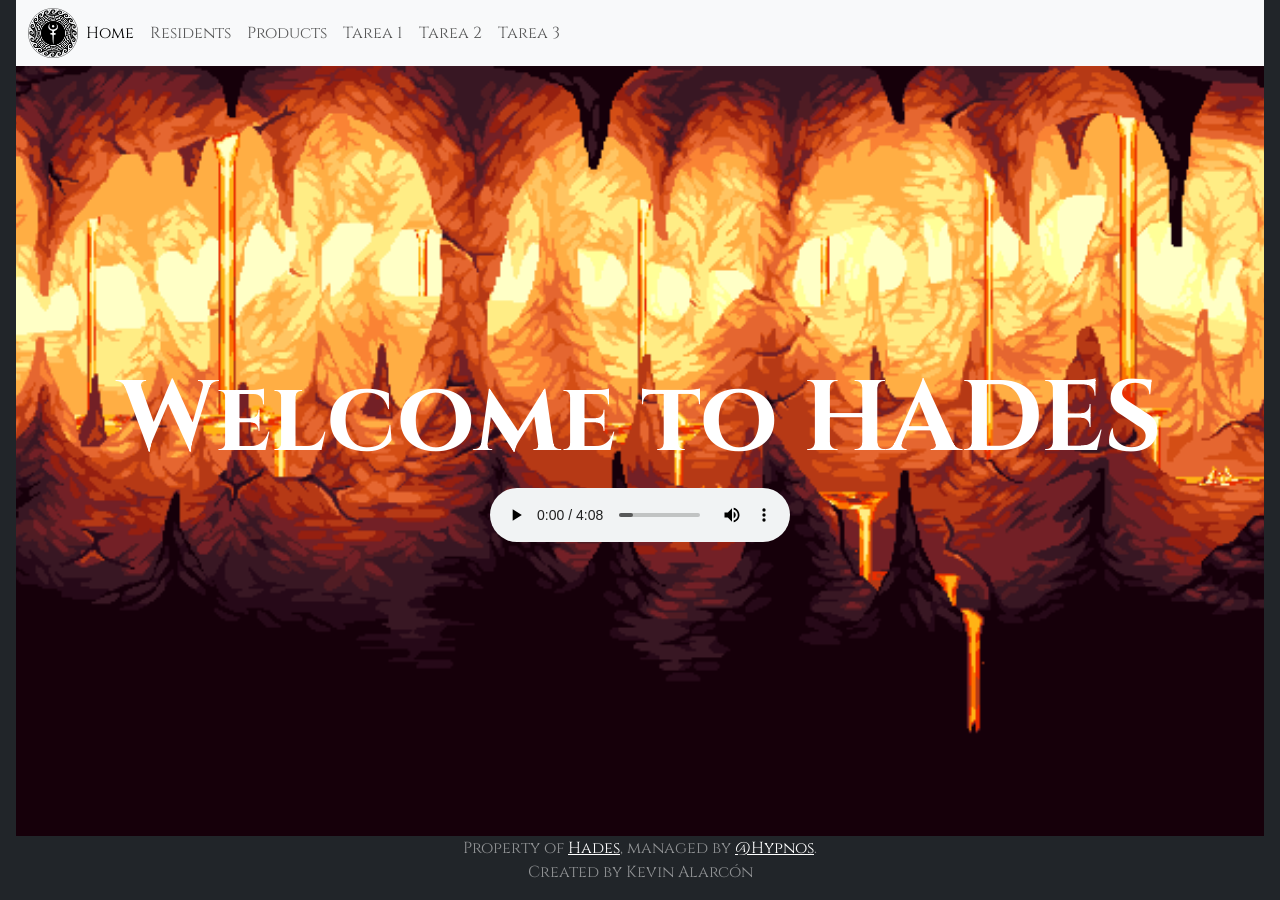
<file: index.html>
<!DOCTYPE html>
<html lang="en">
<head>
    <meta charset="UTF-8">
    <meta name="viewport" content="width=device-width, initial-scale=1.0">
    <title>Tartarus</title>

    <!-- Font -->
    <link rel="stylesheet" href="Style.css">
    <!-- Bootstrap CSS -->
    <link href="https://cdn.jsdelivr.net/npm/bootstrap@5.0.2/dist/css/bootstrap.min.css" rel="stylesheet" 
    integrity="sha384-EVSTQN3/azprG1Anm3QDgpJLIm9Nao0Yz1ztcQTwFspd3yD65VohhpuuCOmLASjC" crossorigin="anonymous">

    <style>
        main {
            flex: 1;
            display: flex;
            flex-direction: column;
            justify-content: center;
            align-items: center;
            text-align: center;
            color: white;
            
            background-image: url('./Img/Tartarus.gif');
            background-size: cover;
            background-repeat: no-repeat;
            background-position: center;
            }
        
        .nav-link, p{
            font-family: 'Cinzel', serif;
        }
        
        h1{
            font-family: 'Cinzel', serif;
            font-size: 100px;
            font-weight: 700; 
        }
    </style>    
</head>

<body>

    <header> <!-- Navbar -->
        <nav class="navbar navbar-expand-lg navbar-light bg-light">
            <div class="container-fluid">
                <a href="index.html">
                    <image src="./Img/Tartarus logo.png" alt="Tartarus Logo" href="index.html" width="50">
                </a>      
                <button class="navbar-toggler" type="button" data-bs-toggle="collapse" data-bs-target="#navbarSupportedContent" 
                aria-controls="navbarSupportedContent" aria-expanded="false" aria-label="Toggle navigation">
                    <span class="navbar-toggler-icon"></span>
                </button>
                    <div class="collapse navbar-collapse" id="navbarSupportedContent">
                        <ul class="navbar-nav me-auto mb-2 mb-lg-0">
                            <li class="nav-item">
                                <a class="nav-link active" aria-current="page" href="index.html">Home</a>
                            </li>
                            <li class="nav-item">
                                <a class="nav-link" href="Residents.html">Residents</a>
                            </li>
                            <li class="nav-item">
                                <a class="nav-link" href="Products.html">Products</a>
                            </li>
                            <li class="nav-item">
                                <a class="nav-link" href="./Tarea 1/Tarea 1.html">Tarea 1</a>
                            </li>
                            <li class="nav-item">
                                <a class="nav-link" href="./Tarea 2/index.html">Tarea 2</a>
                            </li>
                            <li class="nav-item">
                                <a class="nav-link" href="./Tarea 3/Tarea 3.html">Tarea 3</a>
                            </li>
                        </ul>
                    </div>
            </div>
        </nav>
    </header>

    <main class="px-3"> <!-- Home -->
        <h1>Welcome to HADES</h1>
        <body class="d-flex flex-column justify-content-center text-white bg-dark text-center px-3" style="height: 100vh;">
            <audio controls autoplay loop>
                <source src="./Audio/Tartarus audio.mp3" type="audio/mpeg">
            </audio>
        </body>
    </main>

    <footer class="mt-auto text-white-50"> <!-- Home Footer -->
        
        <p>Property of <a href="https://getbootstrap.com/" class="text-white">Hades</a>, 
            managed by <a href="https://twitter.com/mdo" class="text-white">@Hypnos</a>.
            <br><a>Created by Kevin Alarcón</a></br></p>
    </footer>    

    <!-- Bootstrap Bundle with Popper -->
    <script src="https://cdn.jsdelivr.net/npm/bootstrap@5.0.2/dist/js/bootstrap.bundle.min.js" 
    integrity="sha384-MrcW6ZMFYlzcLA8Nl+NtUVF0sA7MsXsP1UyJoMp4YLEuNSfAP+JcXn/tWtIaxVXM" crossorigin="anonymous"></script>
    
</body>
</html>
</file>
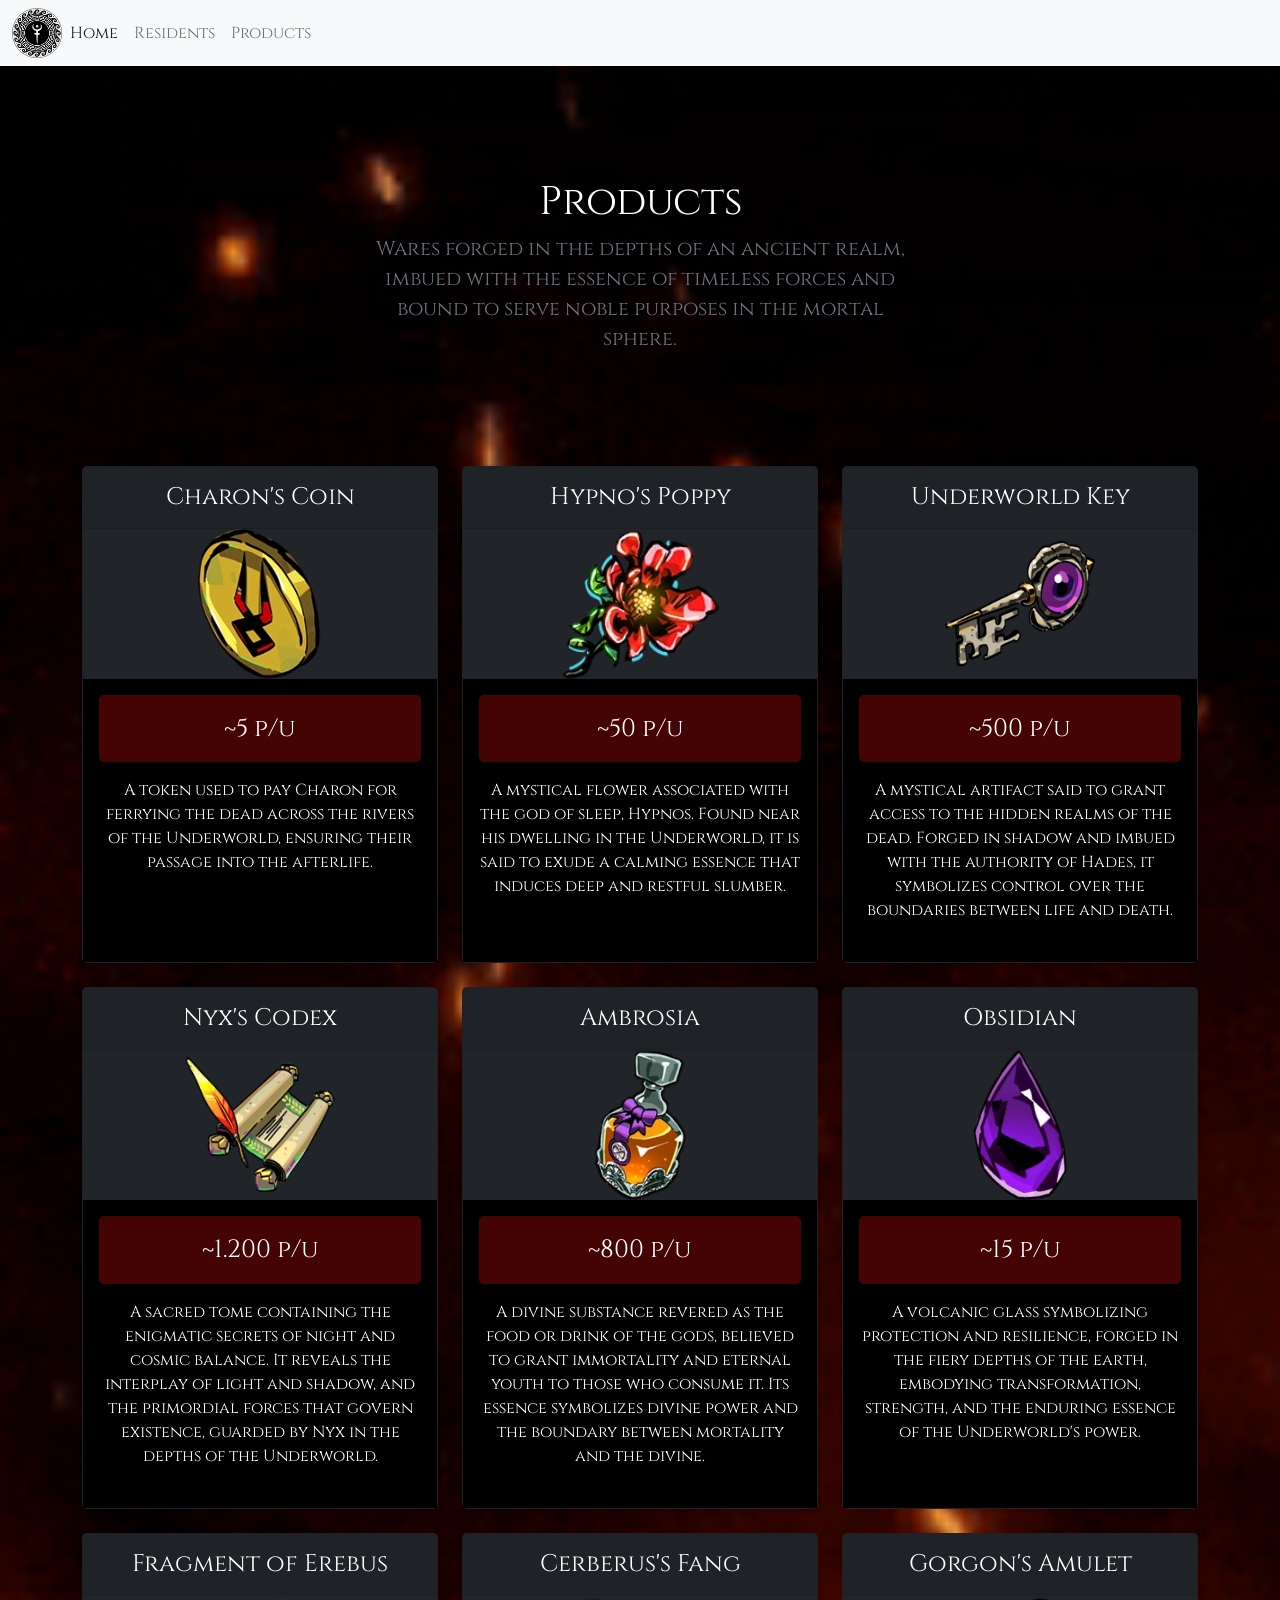
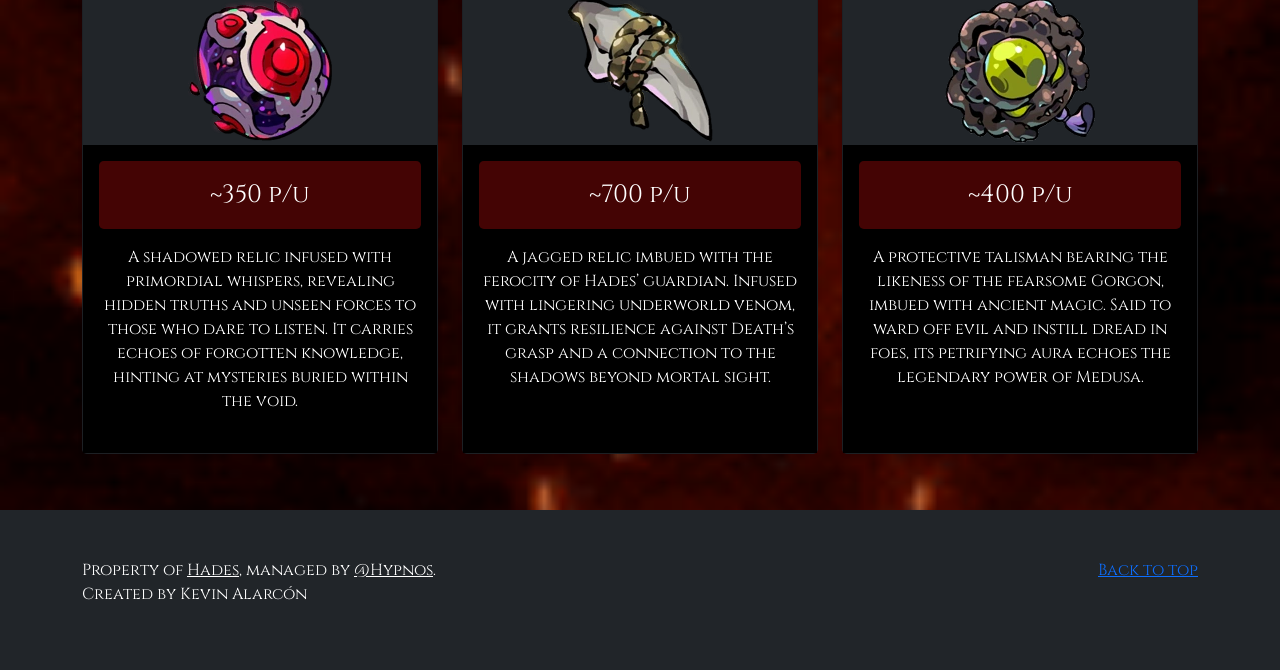
<file: Products.html>
<!doctype html>
<html lang="en">
<head>
    <meta charset="utf-8">
    <meta name="viewport" content="width=device-width, initial-scale=1">
    <title>Products</title>
    <link rel="canonical" href="https://getbootstrap.com/docs/5.0/examples/pricing/">
    
    <!-- Font -->
    <link rel="stylesheet" href="Style.css">
    <!-- Bootstrap core CSS -->
    <link href="./assets/dist/css/bootstrap.min.css" rel="stylesheet">
    <style>
      body {
        background: url('./Img/Fire2.gif');
        background-size: cover;
        background-repeat: no-repeat;
        background-position: center;
      }

      main, .nav-link, h1, li, p{
        color: white;
        font-family: 'Cinzel', serif;
      }

    .product-img {
        height: 150px;
        width: auto;
        max-width: 100%;
        object-fit: cover;
        object-position: center;
        display: block;
        margin-left: auto;
        margin-right: auto;
        border-radius: 8px;
    }

    .btn-custom {
        background-color: #81090986; /* verde */
        color: white;
        font-family: 'Cinzel', serif;
        font-size: 25px;
        border: none;
        padding: 15px;
        transition: background-color 0.3s;
    }

    .btn-custom:hover {
        background-color: #810909b7;
        color: antiquewhite;
    }

    .btn-custom:focus {
        outline: none;
        box-shadow: none;
    }
    </style>
</head>
<body>

  <header> <!-- Navbar -->
    <nav class="navbar navbar-expand-lg navbar-light bg-light">
        <div class="container-fluid">
            <a href="index.html">
                <img src="./Img/Tartarus logo.png" alt="Tartarus Logo" width="50">
            </a> 
            <button class="navbar-toggler" type="button" data-bs-toggle="collapse" data-bs-target="#navbarSupportedContent"
             aria-controls="navbarSupportedContent" aria-expanded="false" aria-label="Toggle navigation">
                <span class="navbar-toggler-icon"></span>
            </button>
            <div class="collapse navbar-collapse" id="navbarSupportedContent">
                <ul class="navbar-nav me-auto mb-2 mb-lg-0">
                    <li class="nav-item">
                        <a class="nav-link active" aria-current="page" href="index.html">Home</a>
                    </li>
                    <li class="nav-item">
                        <a class="nav-link" href="Residents.html">Residents</a>
                    </li>
                    <li class="nav-item">
                        <a class="nav-link" href="Products.html">Products</a>
                    </li>
                </ul>
            </div>
        </div>
    </nav>
  </header>

  <div class="container py-3">
    <main>
      <section class="py-5 text-center container">
        <div class="row py-lg-5">
            <div class="col-lg-6 col-md-8 mx-auto">
                <h1 class="fw-light">Products</h1>
                <p class="lead text-muted">Wares forged in the depths of an ancient realm, imbued with the essence of timeless forces
                  and bound to serve noble purposes in the mortal sphere.</p>
            </div>
        </div>
      </section>

      <div class="row row-cols-1 row-cols-md-3 mb-3 text-center">

        <div class="col d-flex align-items-stretch">
          <div class="card mb-4 rounded-3 shadow-sm bg-dark">
            <div class="card-header py-3">
              <h4 class="my-0 fw-normal">Charon's Coin</h4>
            </div>
            <div>
              <img src="./Img/Charon's Coin.png" alt="Charon's Coin" class="product-img">
            </div>
            <div class="card-body">
              <button type="button" class="w-100 btn btn-lg btn-custom">~5 p/u</button>
              <ul class="list-unstyled mt-3 mb-4">
                <li>A token used to pay Charon for ferrying the dead across the rivers of the Underworld, ensuring their passage into the afterlife.</li>
              </ul>
            </div>
          </div>
        </div>

        <div class="col d-flex align-items-stretch">
          <div class="card mb-4 rounded-3 shadow-sm bg-dark">
            <div class="card-header py-3">
              <h4 class="my-0 fw-normal">Hypno's Poppy</h4>
            </div>
            <div>
              <img src="./Img/Hypno's Poppy.png" alt="Charon's Coin" class="product-img">
            </div>
            <div class="card-body">
              <button type="button" class="w-100 btn btn-lg btn-custom">~50 p/u</button>
              <ul class="list-unstyled mt-3 mb-4">
                <li>A mystical flower associated with the god of sleep, Hypnos. Found near his dwelling in the Underworld, 
                  it is said to exude a calming essence that induces deep and restful slumber.</li>
              </ul>
            </div>
          </div>
        </div>

        <div class="col d-flex align-items-stretch">
          <div class="card mb-4 rounded-3 shadow-sm bg-dark">
            <div class="card-header py-3">
              <h4 class="my-0 fw-normal">Underworld Key</h4>
            </div>
            <div>
              <img src="./Img/Underworld key.png" alt="Underworld Key" class="product-img">
            </div>
            <div class="card-body">
              <button type="button" class="w-100 btn btn-lg btn-custom">~500 p/u</button>
              <ul class="list-unstyled mt-3 mb-4">
                <li>A mystical artifact said to grant access to the hidden realms of the dead. Forged in shadow and imbued with the authority of Hades,
                  it symbolizes control over the boundaries between life and death.</li>
              </ul>
            </div>
          </div>
        </div>

        <div class="col d-flex align-items-stretch">
          <div class="card mb-4 rounded-3 shadow-sm bg-dark">
            <div class="card-header py-3">
              <h4 class="my-0 fw-normal">Nyx's Codex</h4>
            </div>
            <div>
              <img src="./Img/Nyx's Codex.png" alt="Nyx's Codex" class="product-img">
            </div>
            <div class="card-body">
              <button type="button" class="w-100 btn btn-lg btn-custom">~1.200 p/u</button>
              <ul class="list-unstyled mt-3 mb-4">
                <li>A sacred tome containing the enigmatic secrets of night and cosmic balance. It reveals the interplay
                  of light and shadow, and the primordial forces that govern existence, guarded by Nyx in the depths of the Underworld.</li>
              </ul>
            </div>
          </div>
        </div>

        <div class="col d-flex align-items-stretch">
          <div class="card mb-4 rounded-3 shadow-sm bg-dark">
            <div class="card-header py-3">
              <h4 class="my-0 fw-normal">Ambrosia</h4>
            </div>
            <div>
              <img src="./Img/Ambrosia.png" alt="Ambrosia" class="product-img">
            </div>
            <div class="card-body">
              <button type="button" class="w-100 btn btn-lg btn-custom">~800 p/u</button>
              <ul class="list-unstyled mt-3 mb-4">
                <li>A divine substance revered as the food or drink of the gods, believed to grant immortality and eternal youth
                  to those who consume it. Its essence symbolizes divine power and the boundary between mortality and the divine.</li>
              </ul>
            </div>
          </div>
        </div>

        <div class="col d-flex align-items-stretch">
          <div class="card mb-4 rounded-3 shadow-sm bg-dark">
            <div class="card-header py-3">
              <h4 class="my-0 fw-normal">Obsidian</h4>
            </div>
            <div>
              <img src="./Img/Obsidian.png" alt="Obsidian" class="product-img">
            </div>
            <div class="card-body">
              <button type="button" class="w-100 btn btn-lg btn-custom">~15 p/u</button>
              <ul class="list-unstyled mt-3 mb-4">
                <li>A volcanic glass symbolizing protection and resilience, forged in the fiery depths of the earth, 
                  embodying transformation, strength, and the enduring essence of the Underworld's power.</li>
              </ul>
            </div>
          </div>
        </div>

        <div class="col d-flex align-items-stretch">
          <div class="card mb-4 rounded-3 shadow-sm bg-dark">
            <div class="card-header py-3">
              <h4 class="my-0 fw-normal">Fragment of Erebus</h4>
            </div>
            <div>
              <img src="./Img/Fragment Erebus.png" alt="Fragment of Erebus" class="product-img">
            </div>
            <div class="card-body">
              <button type="button" class="w-100 btn btn-lg btn-custom">~350 p/u</button>
              <ul class="list-unstyled mt-3 mb-4">
                <li>A shadowed relic infused with primordial whispers, revealing hidden truths and unseen forces to those who dare to listen. 
                  It carries echoes of forgotten knowledge, hinting at mysteries buried within the void.</li>
              </ul>
            </div>
          </div>
        </div>

        <div class="col d-flex align-items-stretch">
          <div class="card mb-4 rounded-3 shadow-sm bg-dark">
            <div class="card-header py-3">
              <h4 class="my-0 fw-normal">Cerberus's Fang</h4>
            </div>
            <div>
              <img src="./Img/Cerberus fang.png" alt="Cerberus's Fang" class="product-img">
            </div>
            <div class="card-body">
              <button type="button" class="w-100 btn btn-lg btn-custom">~700 p/u</button>
              <ul class="list-unstyled mt-3 mb-4">
                <li>A jagged relic imbued with the ferocity of Hades’ guardian. Infused with lingering underworld venom, 
                  it grants resilience against Death’s grasp and a connection to the shadows beyond mortal sight.</li>
              </ul>
            </div>
          </div>
        </div>

        <div class="col d-flex align-items-stretch">
          <div class="card mb-4 rounded-3 shadow-sm bg-dark">
            <div class="card-header py-3">
              <h4 class="my-0 fw-normal">Gorgon's Amulet</h4>
            </div>
            <div>
              <img src="./Img/Gorgon's Amulet.png" alt="Gorgon's Amulet" class="product-img">
            </div>
            <div class="card-body">
              <button type="button" class="w-100 btn btn-lg btn-custom">~400 p/u</button>
              <ul class="list-unstyled mt-3 mb-4">
                <li>A protective talisman bearing the likeness of the fearsome Gorgon, imbued with ancient magic. 
                  Said to ward off evil and instill dread in foes, its petrifying aura echoes the legendary power of Medusa.</li>
              </ul>
            </div>
          </div>
        </div>
        
      </div>
    </main>
  </div>

  <footer class="mt-auto text-white-50 py-5 bg-dark text-muted"> <!-- Home Footer -->
    <div class="container">
      <p class="float-end mb-1">
          <a href="#">Back to top</a>
      </p>
      <p>Property of <a href="https://getbootstrap.com/" class="text-white">Hades</a>, 
        managed by <a href="https://twitter.com/mdo" class="text-white">@Hypnos</a>.
        <br><a>Created by Kevin Alarcón</a></br></p>
    </div>
  </footer>

  <!-- Bootstrap Bundle with Popper -->
  <script src="https://cdn.jsdelivr.net/npm/bootstrap@5.0.2/dist/js/bootstrap.bundle.min.js" 
  integrity="sha384-MrcW6ZMFYlzcLA8Nl+NtUVF0sA7MsXsP1UyJoMp4YLEuNSfAP+JcXn/tWtIaxVXM" crossorigin="anonymous"></script>

</body>
</html>
</file>
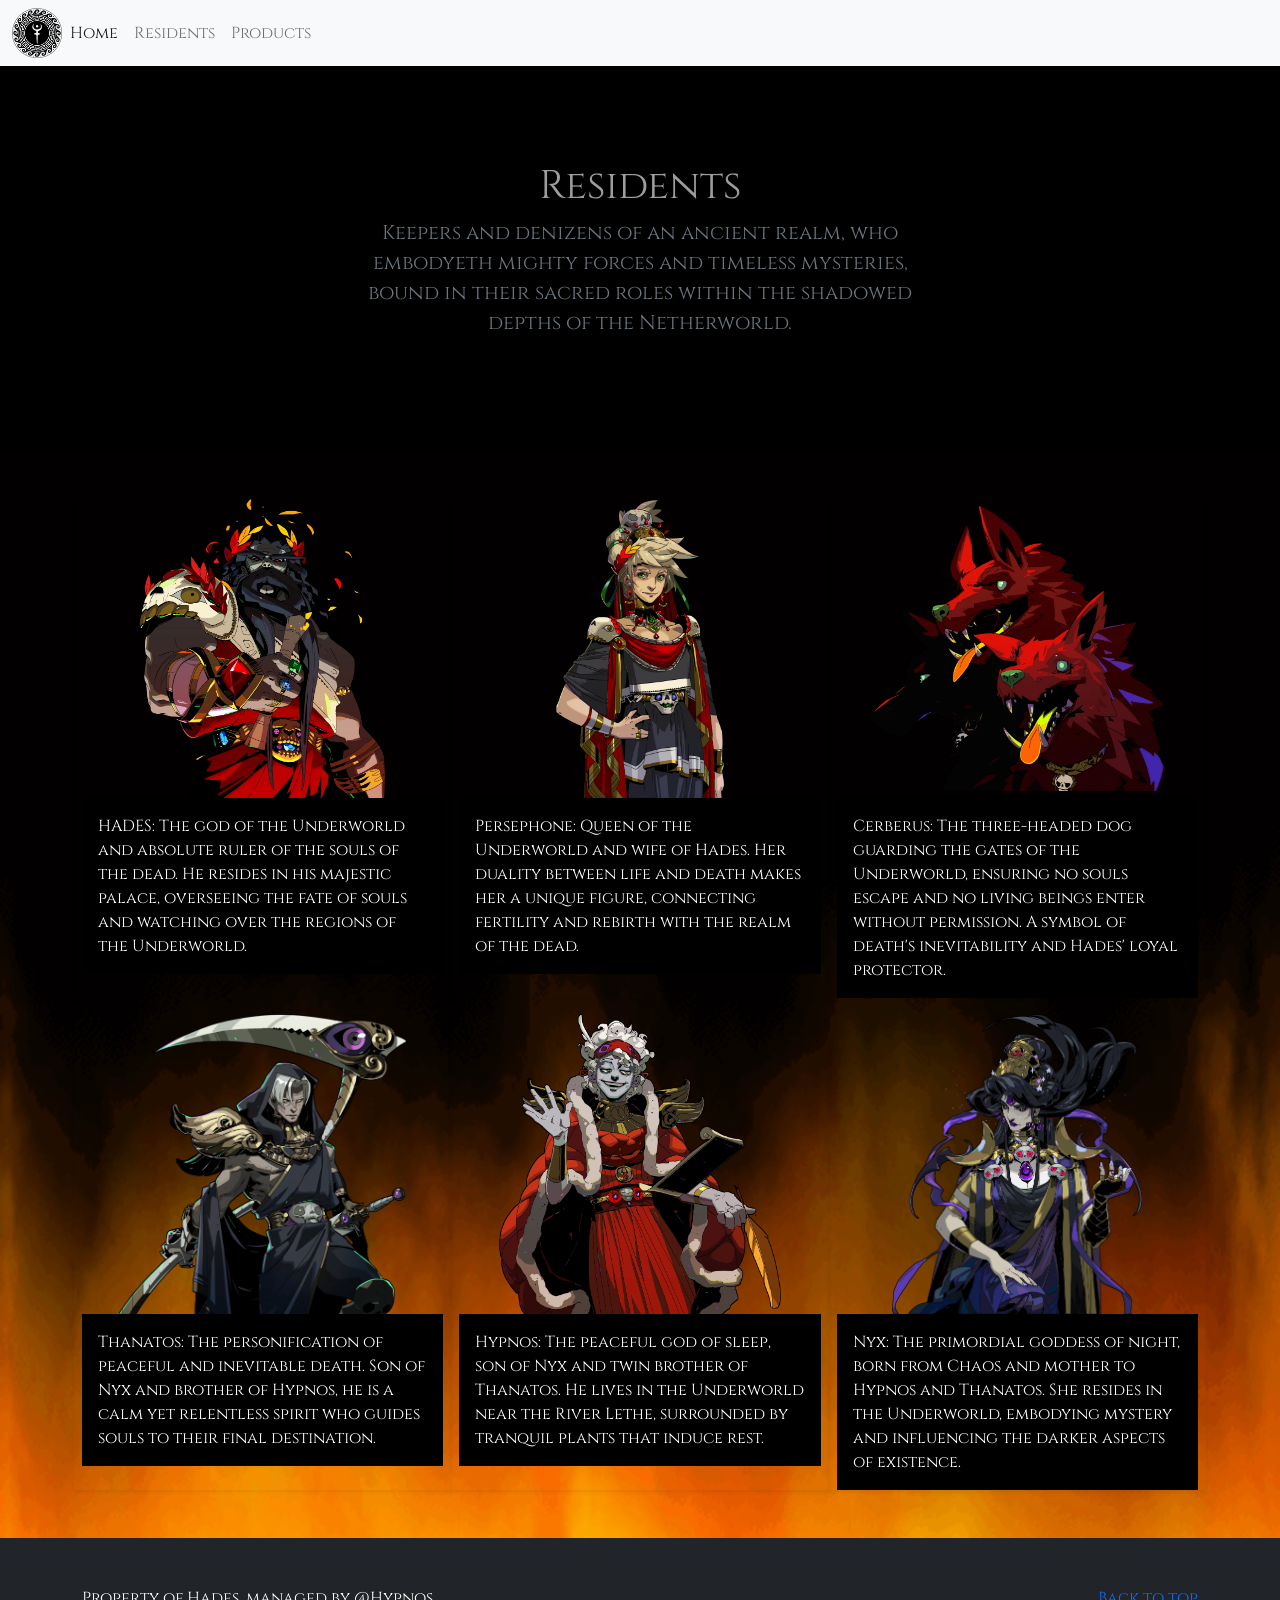
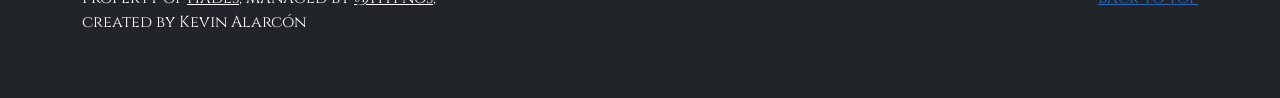
<file: Residents.html>
<!doctype html>
<html lang="en" dir="ltr">
<head>
    <meta charset="utf-8">
    <meta name="viewport" content="width=device-width, initial-scale=1">
    <title>Residents</title>
    <link rel="canonical" href="https://getbootstrap.com/docs/5.0/examples/album-rtl/">
    
    <!-- Font -->
    <link rel="stylesheet" href="Style.css">
    <!-- Bootstrap core CSS -->
    <link href="./assets/dist/css/bootstrap.min.css" rel="stylesheet">
    <style>
        main {
            background-color: black;
        }
        
        h1, .nav-link{
            font-family: 'Cinzel', serif;
            color: rgba(255, 255, 255, 0.616);
        }
        
        .album {
            background-image: url('./Img/Fire.gif');
            background-size: cover;
            background-repeat: no-repeat;
            background-position: center;
        }

        p{
          color: white;
          font-family: 'Cinzel', serif;
        }
    </style>
</head>
<body>
    
    <header> <!-- Navbar -->
        <nav class="navbar navbar-expand-lg navbar-light bg-light">
            <div class="container-fluid">
                <a href="index.html">
                    <img src="./Img/Tartarus logo.png" alt="Tartarus Logo" width="50">
                </a> 
                <button class="navbar-toggler" type="button" data-bs-toggle="collapse" data-bs-target="#navbarSupportedContent" 
                aria-controls="navbarSupportedContent" aria-expanded="false" aria-label="Toggle navigation">
                    <span class="navbar-toggler-icon"></span>
                </button>
                <div class="collapse navbar-collapse" id="navbarSupportedContent">
                    <ul class="navbar-nav me-auto mb-2 mb-lg-0">
                        <li class="nav-item">
                            <a class="nav-link active" aria-current="page" href="index.html">Home</a>
                        </li>
                        <li class="nav-item">
                            <a class="nav-link" href="Residents.html">Residents</a>
                        </li>
                        <li class="nav-item">
                            <a class="nav-link" href="Products.html">Products</a>
                        </li>
                    </ul>
                </div>
            </div>
        </nav>
    </header>

    <main>
        <section class="py-5 text-center container">
            <div class="row py-lg-5">
                <div class="col-lg-6 col-md-8 mx-auto">
                    <h1 class="fw-light">Residents</h1>
                    <p class="lead text-muted">Keepers and denizens of an ancient realm, who embodyeth mighty forces and timeless mysteries,
                        bound in their sacred roles within the shadowed depths of the Netherworld.</p>
                </div>
            </div>
        </section>
        
        <div class="album py-5 bg-light">
            <div class="container">
                <div class="row row-cols-1 row-cols-sm-2 row-cols-md-3 g-3">
                <div class="shadow-sm">
                    <div class="image-container">
                        <img src="./Img/Hades.png" class="transparent-image" alt="Hades">
                    </div>
                    <div class="card-body">
                        <p class="card-text">HADES: The god of the Underworld and absolute ruler of the souls of the dead. 
                            He resides in his majestic palace, overseeing the fate of souls and watching over the regions of the Underworld.</p>
                    </div>
                </div>
                    
                <div class="shadow-sm">
                    <div class="image-container">
                        <img src="./Img/Persephone.png" class="transparent-image" alt="Persephone">
                    </div>
                    <div class="card-body">
                        <p class="card-text">Persephone: Queen of the Underworld and wife of Hades. Her duality between life and death
                            makes her a unique figure, connecting fertility and rebirth with the realm of the dead.</p>
                    </div>
                </div>
                
                <div class="shadow-sm">
                    <div class="image-container">
                        <img src="./Img/Cerberus.png" class="transparent-image" alt="Cerberus">
                    </div>
                    <div class="card-body">
                        <p class="card-text">Cerberus: The three-headed dog guarding the gates of the Underworld, ensuring no souls escape
                            and no living beings enter without permission. A symbol of death's inevitability and Hades' loyal protector.</p>
                    </div>
                </div>

                <div class="shadow-sm">
                    <div class="image-container">
                        <img src="./Img/Thanatos.png" class="transparent-image" alt="Thanatos">
                    </div>
                    <div class="card-body">
                        <p class="card-text">Thanatos: The personification of peaceful and inevitable death. Son of Nyx and brother of Hypnos, 
                            he is a calm yet relentless spirit who guides souls to their final destination.</p>
                    </div>
                </div>

                <div class="shadow-sm">
                    <div class="image-container">
                        <img src="./Img/Hypnos.png" class="transparent-image" alt="Hypnos">
                    </div>
                    <div class="card-body">
                        <p class="card-text">Hypnos: The peaceful god of sleep, son of Nyx and twin brother of Thanatos. 
                            He lives in the Underworld near the River Lethe, surrounded by tranquil plants that induce rest.</p>
                    </div>
                </div>

                <div class="shadow-sm">
                    <div class="image-container">
                        <img src="./Img/Nyx.png" class="transparent-image" alt="Nyx">
                    </div>
                    <div class="card-body">
                        <p class="card-text">Nyx: The primordial goddess of night, born from Chaos and mother to Hypnos and Thanatos. 
                            She resides in the Underworld, embodying mystery and influencing the darker aspects of existence.</p>
                        <!--<div class="d-flex justify-content-between align-items-center">
                            <div class="btn-group">
                                <button type="button" class="btn btn-sm btn-outline-secondary">View</button>
                                <button type="button" class="btn btn-sm btn-outline-secondary">Edit</button>
                            </div>
                        </div>-->
                    </div>
                </div>
                
                </div>
            </div>
        </div>
    </main>
    
    <footer class="text-muted py-5 bg-dark">
        <div class="container">
            <p class="float-end mb-1">
                <a href="#">Back to top</a>
            </p>
            <p>Property of <a href="https://getbootstrap.com/" class="text-white">Hades</a>, 
                managed by <a href="https://twitter.com/mdo" class="text-white">@Hypnos</a>,
                <br><a>created by Kevin Alarcón</a></br></p>
        </div>
    </footer>
    
    <!-- Bootstrap Bundle with Popper -->
    <script src="https://cdn.jsdelivr.net/npm/bootstrap@5.0.2/dist/js/bootstrap.bundle.min.js" 
    integrity="sha384-MrcW6ZMFYlzcLA8Nl+NtUVF0sA7MsXsP1UyJoMp4YLEuNSfAP+JcXn/tWtIaxVXM" crossorigin="anonymous"></script>

</body>
</html>
</file>
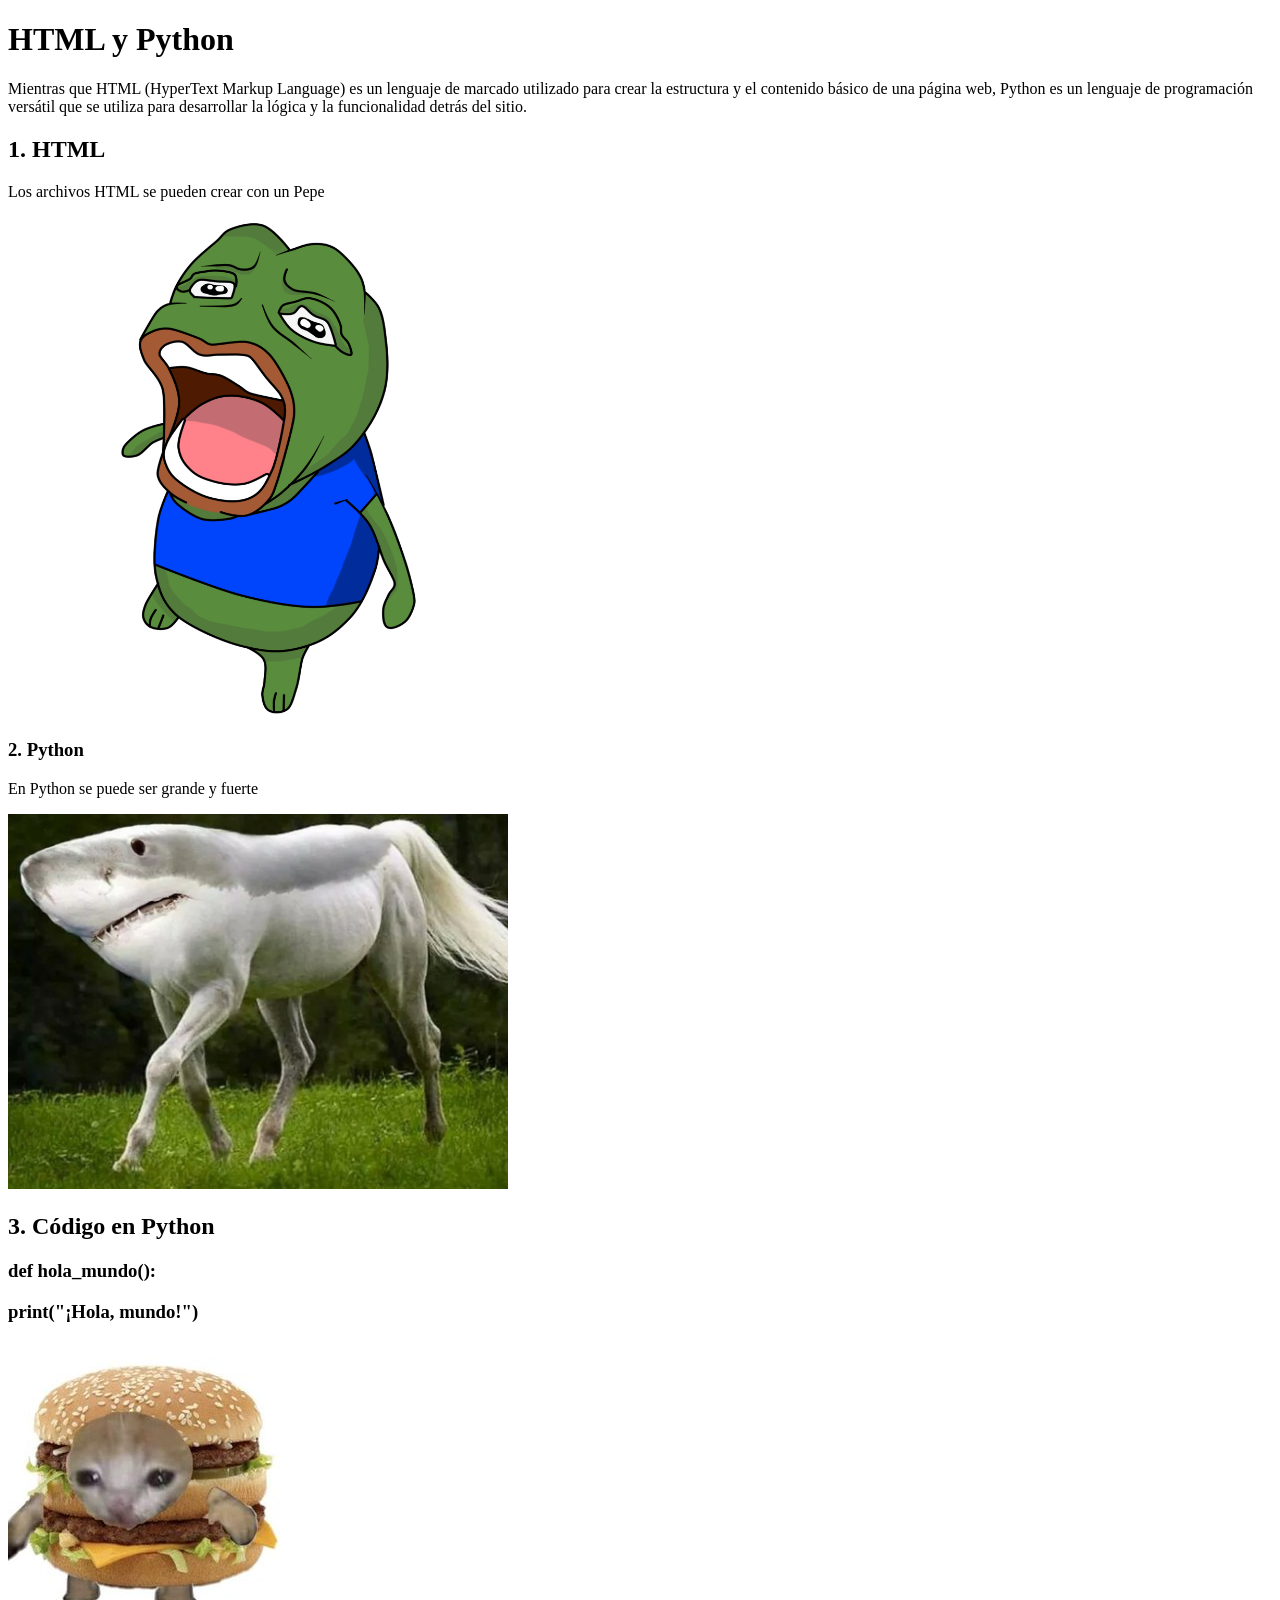
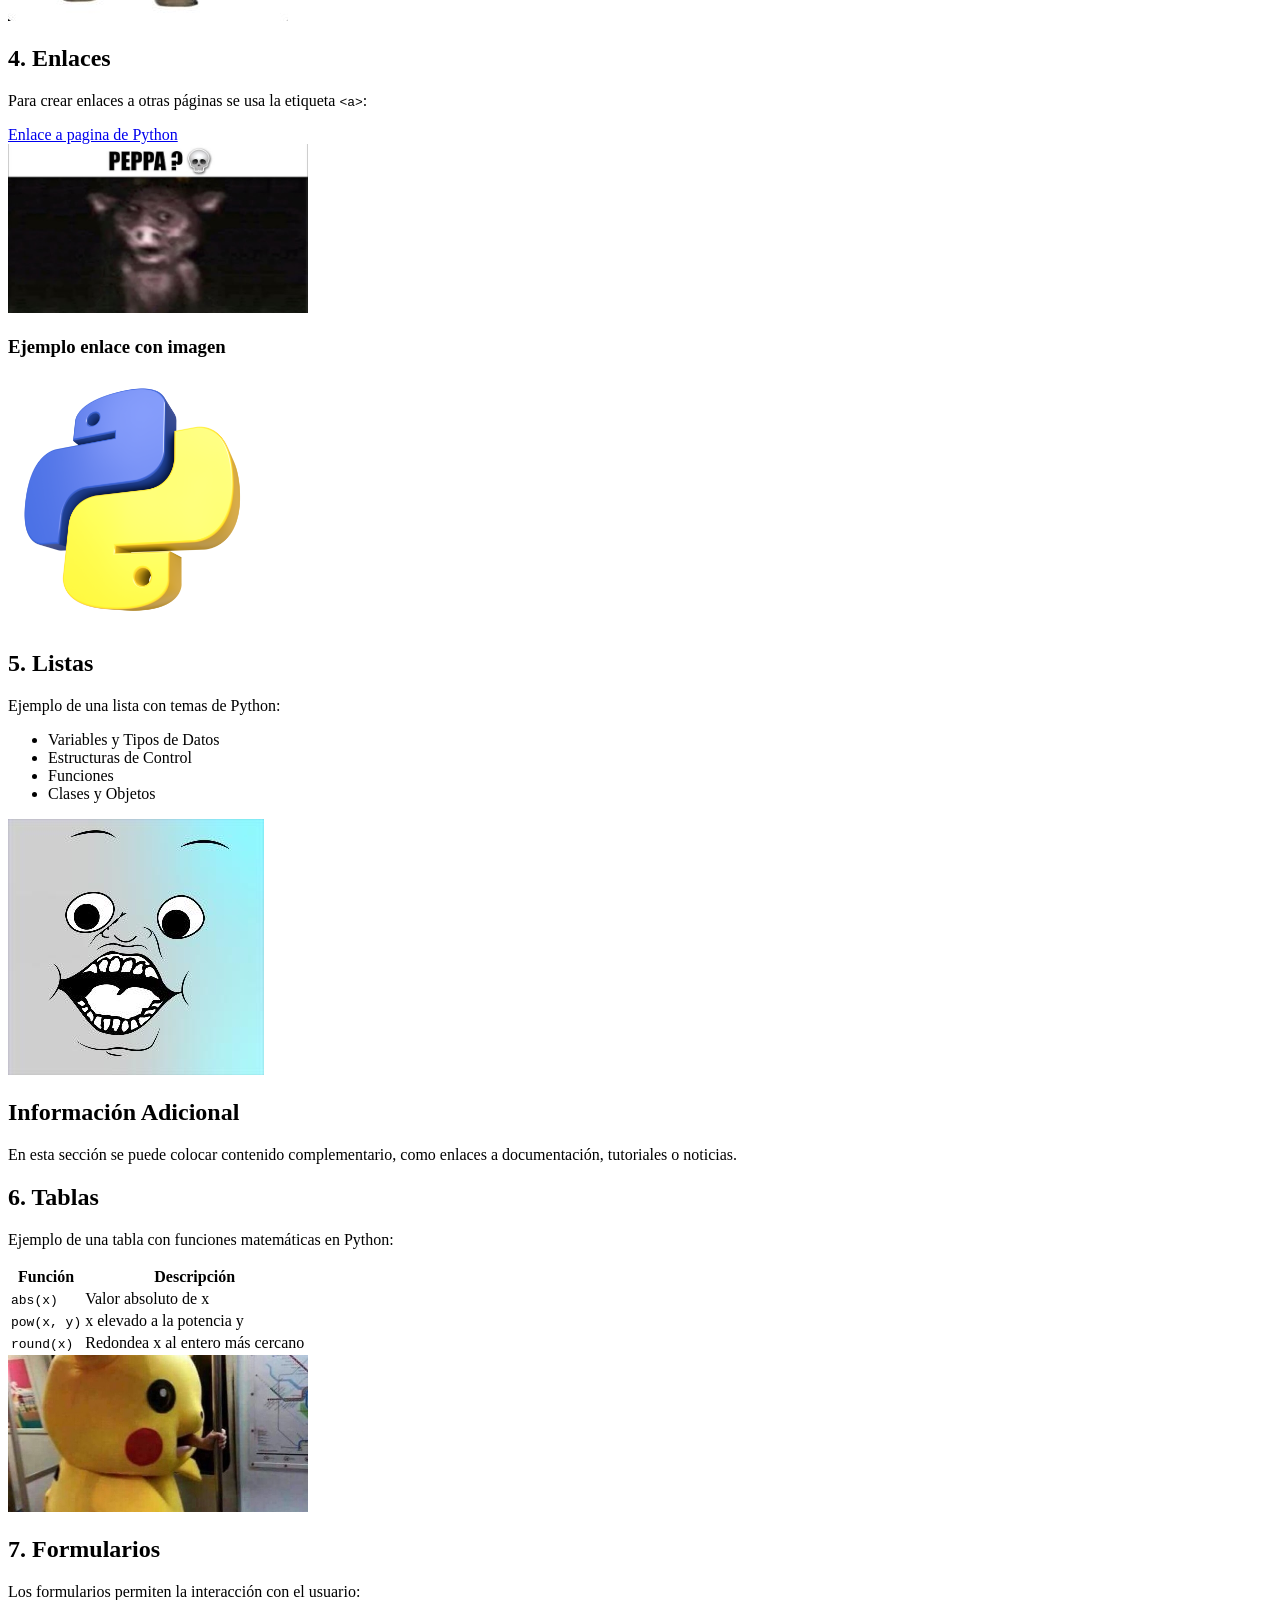
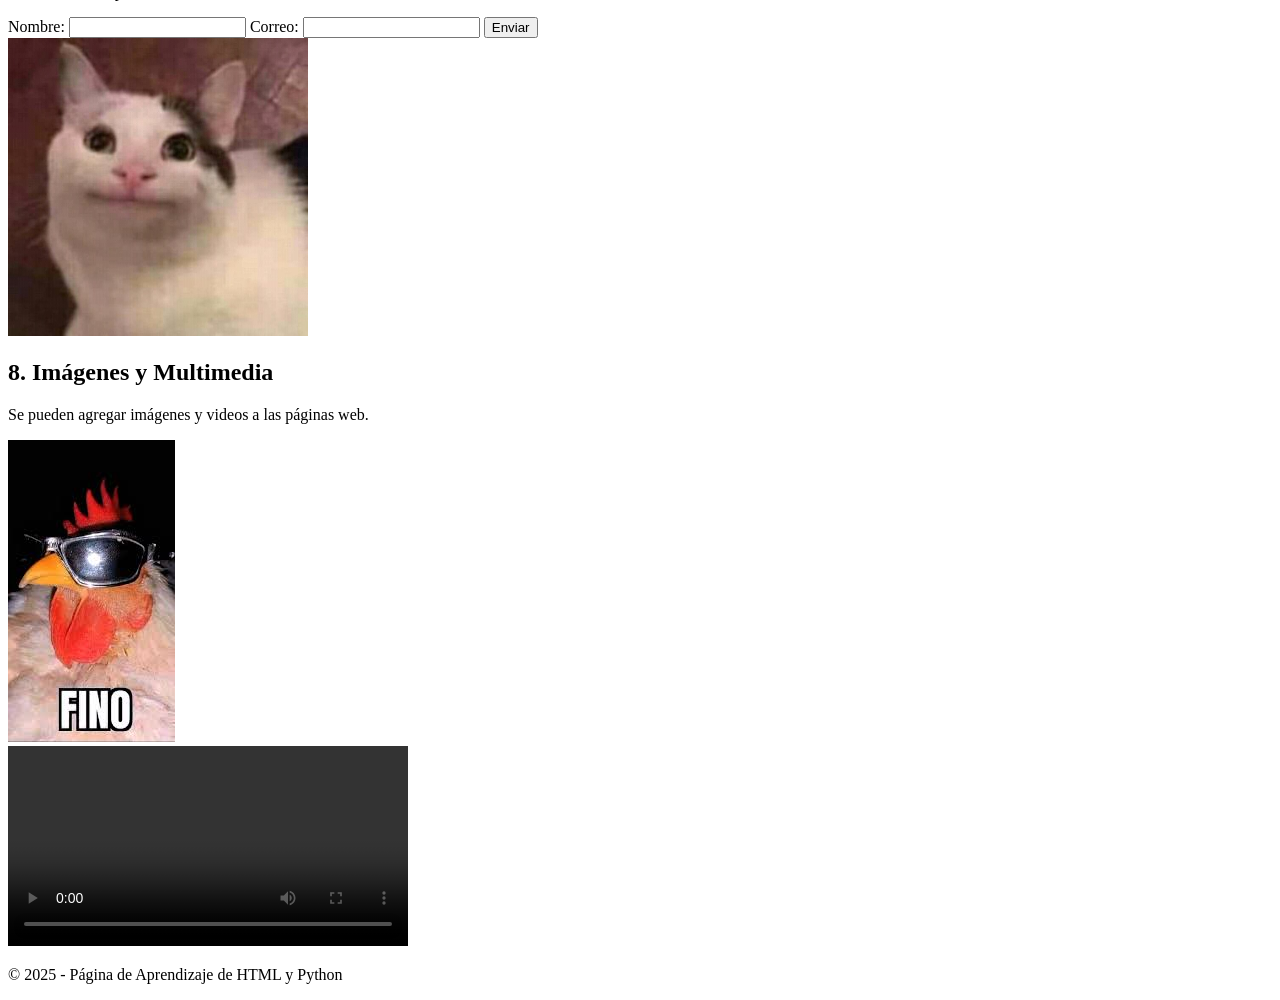
<file: Tarea 1/Tarea 1.html>
<!DOCTYPE html>
<html lang="es">
<head>
    <meta charset="UTF-8" />
    <meta name="viewport" content="width=device-width, initial-scale=1.0">
    <title>Clase 2</title>
    <link rel="icon" href="./Imagenes/logo.png">
</head>

<body>

    <header>
        <h1>HTML y Python</h1>
            <p>Mientras que HTML (HyperText Markup Language) es un lenguaje de marcado utilizado para crear la estructura y el contenido básico de una página web, Python es un lenguaje de programación versátil que se utiliza para desarrollar la lógica y la funcionalidad detrás del sitio.</p>
    </header>
    <main>
        <section>
            <h2>1. HTML</h2>
            <p>Los archivos HTML se pueden crear con un Pepe</p>
            <img title="Pepe" alt="Imagen Pepe" src="./Imagenes/Pepe.jpg" width="500">
        </section>

        <section>
            <h3>2. Python</h3>
            <p>En Python se puede ser grande y fuerte</p>
            <img src="./Imagenes/D1.jpg" alt="Tiburallo" width="500">
        </section>

        <article>
            <h2>3. Código en Python</h2>
            <h3>def hola_mundo():</h3>
            <h3> print("¡Hola, mundo!")</h3>
            <img src="./Imagenes/Michiambu.jpg" alt="Ejemplo de código en Python">
        </article>
        
        <section>
            <h2>4. Enlaces</h2>
            <p>Para crear enlaces a otras páginas se usa la etiqueta <code>&lt;a&gt;</code>:</p>
            <a href="https://www.python.org/">Enlace a pagina de Python</a>
            <br>
            <img src="./Imagenes/Peppa.jpg" width="300" alt="Ejemplo de enlaces en HTML">
            <h3>Ejemplo enlace con imagen</h3>
            <a href="https://www.python.org/">
                <img src="./Imagenes/pylogo.webp" alt="Logo Python" width="250">
            </a>
        </section>
        
        <section>
            <h2>5. Listas</h2>
            <p>Ejemplo de una lista con temas de Python:</p>
            <ul>
                <li>Variables y Tipos de Datos</li>
                <li>Estructuras de Control</li>
                <li>Funciones</li>
                <li>Clases y Objetos</li>
            </ul>
            <img src="./Imagenes/Waaa.jpg" alt="Ejemplo de listas en HTML">
        </section>
        
        <aside>
            <h2>Información Adicional</h2>
            <p>En esta sección se puede colocar contenido complementario, como enlaces a documentación, tutoriales o noticias.</p>
        </aside>
        
        <section>
            <h2>6. Tablas</h2>
            <p>Ejemplo de una tabla con funciones matemáticas en Python:</p>
            <table>
                <tr>
                    <th>Función</th>
                    <th>Descripción</th>
                </tr>
                <tr>
                    <td><code>abs(x)</code></td>
                    <td>Valor absoluto de x</td>
                </tr>
                <tr>
                    <td><code>pow(x, y)</code></td>
                    <td>x elevado a la potencia y</td>
                </tr>
                <tr>
                    <td><code>round(x)</code></td>
                    <td>Redondea x al entero más cercano</td>
                </tr>
            </table>
            <img src="./Imagenes/Pi-ka.jpg" width="300" alt="Ejemplo de tablas en HTML">
        </section>
        
        <section>
            <h2>7. Formularios</h2>
            <p>Los formularios permiten la interacción con el usuario:</p>
            <form>
                <label for="nombre">Nombre:</label>
                <input type="text" id="nombre" name="nombre">
                <label for="email">Correo:</label>
                <input type="email" id="email" name="email">
                <button type="submit">Enviar</button>
            </form>
            <img src="./Imagenes/Ap.jpg" width="300" alt="Ejemplo de formulario en HTML">
        </section>
        
        <section>
            <h2>8. Imágenes y Multimedia</h2>
            <p>Se pueden agregar imágenes y videos a las páginas web.</p>
            <img src="./Imagenes/Fino.jpg" alt="Ejemplo de imagen en HTML">
            <br>
            <video controls width="400">
                <source src="./Imagenes/a.mp4" type="video/mp4">
                Tu navegador no soporta el elemento de video.
            </video>
        </section>
    </main>
    
    <footer>
        <p>&copy; 2025 - Página de Aprendizaje de HTML y Python</p>
    </footer>

    </main>


        

    
</body>
</html>
</file>
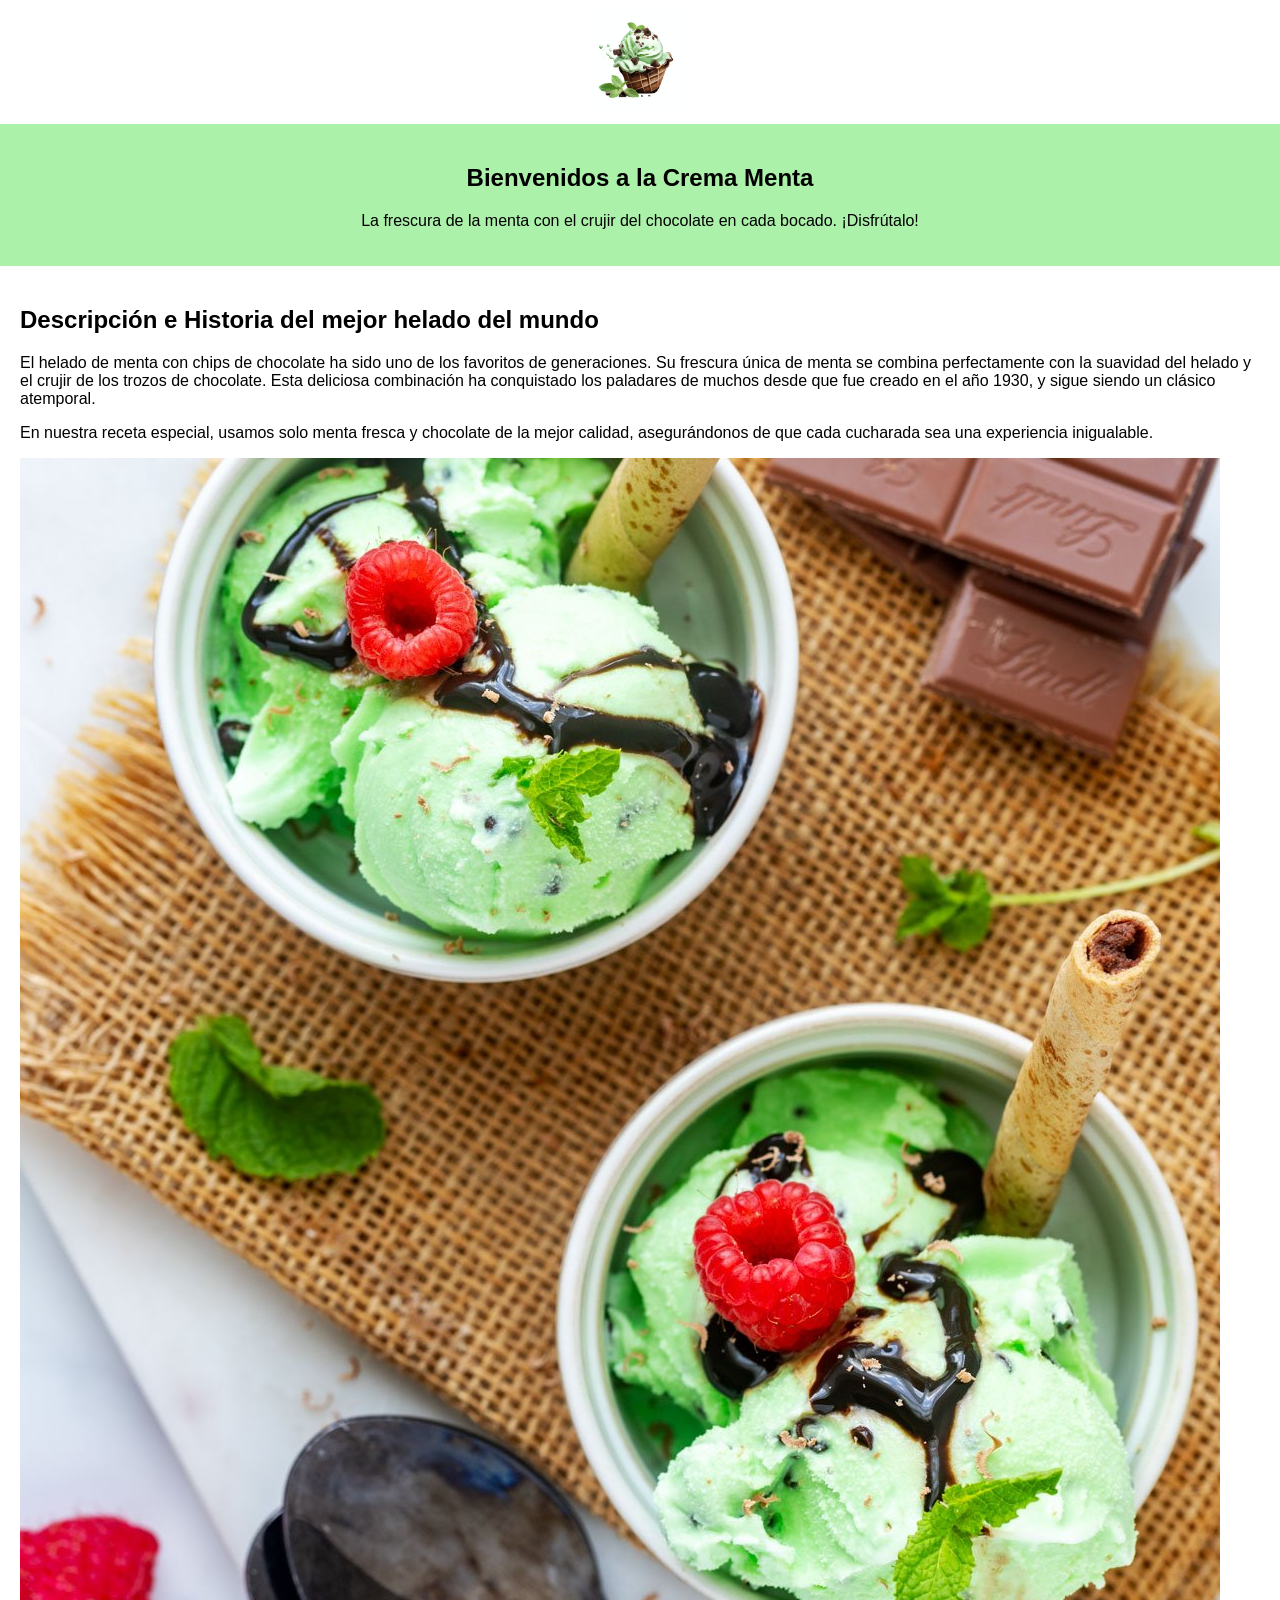
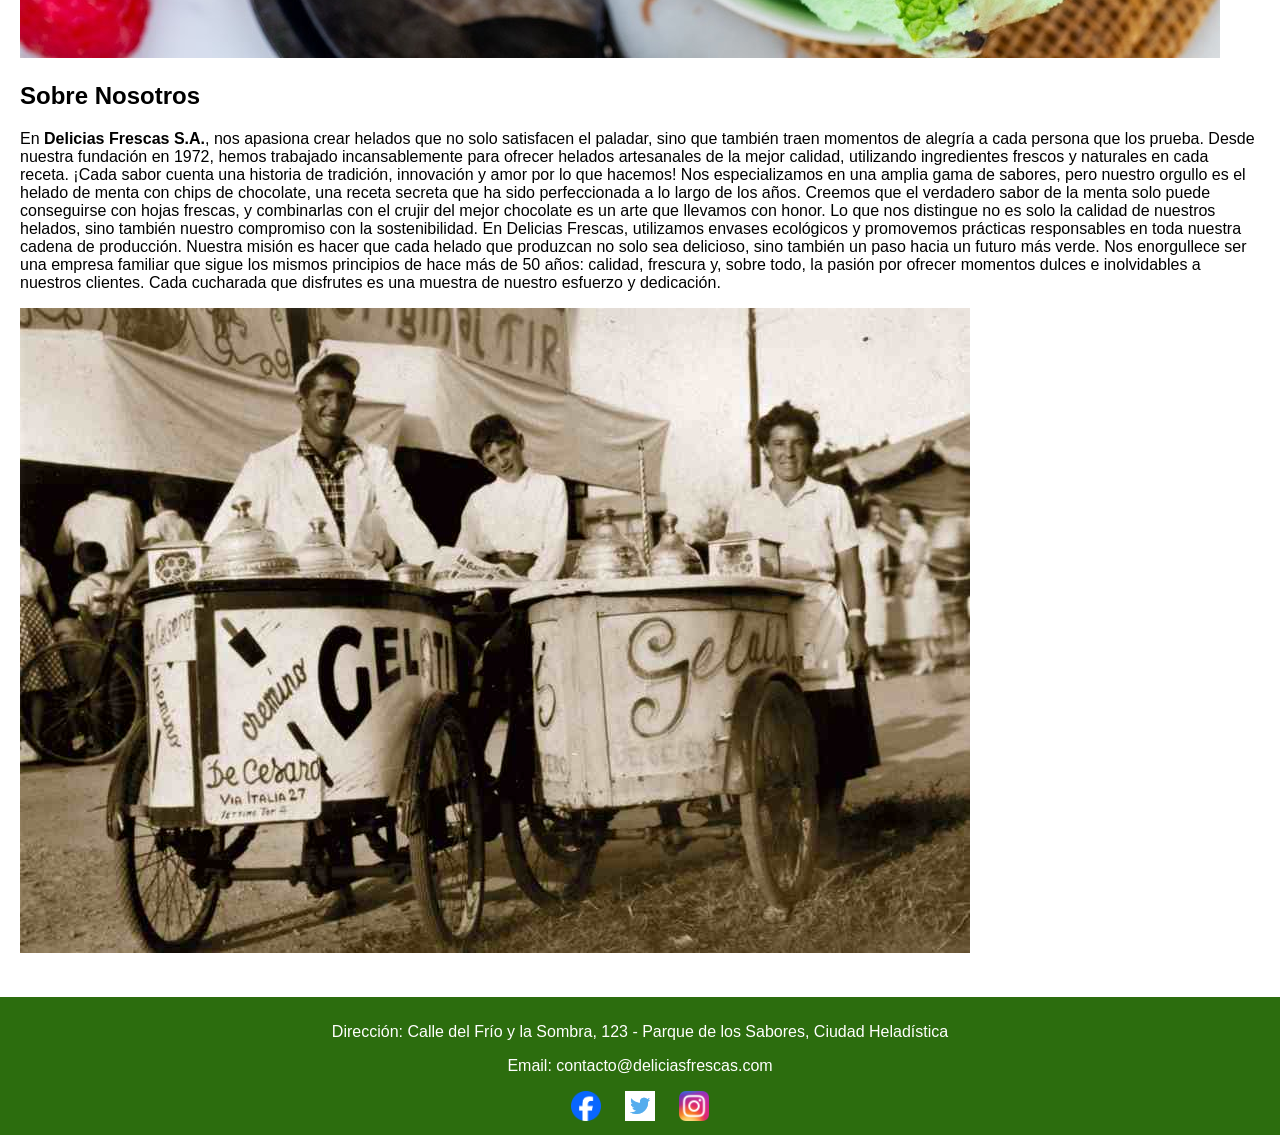
<file: Tarea 3/Tarea 3.html>
<!DOCTYPE html>
<html lang="es">
<head>
    <meta charset="UTF-8">
    <meta name="viewport" content="width=device-width, initial-scale=1.0">
    <title>Menta Chips</title>
    <style>
        body {
            font-family: Arial, sans-serif;
            margin: 0;
            padding: 0;
        }

        header {
            background-color: #ffffff;
            color: white;
            padding: 10px 0;
            text-align: center;
        }

        header .logo img {
            max-width: 100px;
        }

        nav ul {
            list-style-type: none;
            margin: 0;
            padding: 0;
        }

        nav ul li {
            display: inline;
            margin-right: 10px;
        }

        nav ul li a {
            color: white;
            text-decoration: none;
        }

        .banner {
            background-color: #acf1aa;
            padding: 20px;
            text-align: center;
        }

        .contenido {
            padding: 20px;
        }

        .contenido article {
            margin-bottom: 20px;
        }

        .contenido article img {
            max-width: 100%;
            height: auto;
        }

        footer {
            background-color: #2c6d0e;
            color: white;
            text-align: center;
            padding: 10px 0;
        }

        .redes-sociales img {
            width: 30px;
            margin: 0 10px;
        }
    </style>
</head>
<body>
    <header>
        <div class="logo">
            <img src="./Img/Logo.jpg" alt="Logo">
        </div>
    </header>
    <main>
        <section class="banner">
            <h1>Bienvenidos a la Crema Menta</h1>
            <p>La frescura de la menta con el crujir del chocolate en cada bocado. ¡Disfrútalo!</p>
        </section>
        <section class="contenido">
            <article>
                <h2>Descripción e Historia del mejor helado del mundo</h2>
                <p>El helado de menta con chips de chocolate ha sido uno de los favoritos de generaciones. Su frescura única de menta se combina perfectamente con la suavidad del helado y el crujir de los trozos de chocolate. Esta deliciosa combinación ha conquistado los paladares de muchos desde que fue creado en el año 1930, y sigue siendo un clásico atemporal.</p>
                <p>En nuestra receta especial, usamos solo menta fresca y chocolate de la mejor calidad, asegurándonos de que cada cucharada sea una experiencia inigualable.</p>
                <img src="./Img/Body.jpg" alt="Helado Menta con Chips de Chocolate">
            </article>
            <article>
                <h2>Sobre Nosotros</h2>
                <p>En <strong>Delicias Frescas S.A.</strong>, nos apasiona crear helados que no solo satisfacen el paladar, sino que también traen momentos de alegría a cada persona que los prueba. Desde nuestra fundación en 1972, hemos trabajado incansablemente para ofrecer helados artesanales de la mejor calidad, utilizando ingredientes frescos y naturales en cada receta. ¡Cada sabor cuenta una historia de tradición, innovación y amor por lo que hacemos!
                    Nos especializamos en una amplia gama de sabores, pero nuestro orgullo es el helado de menta con chips de chocolate, una receta secreta que ha sido perfeccionada a lo largo de los años. Creemos que el verdadero sabor de la menta solo puede conseguirse con hojas frescas, y combinarlas con el crujir del mejor chocolate es un arte que llevamos con honor.
                    Lo que nos distingue no es solo la calidad de nuestros helados, sino también nuestro compromiso con la sostenibilidad. En Delicias Frescas, utilizamos envases ecológicos y promovemos prácticas responsables en toda nuestra cadena de producción. Nuestra misión es hacer que cada helado que produzcan no solo sea delicioso, sino también un paso hacia un futuro más verde.
                    Nos enorgullece ser una empresa familiar que sigue los mismos principios de hace más de 50 años: calidad, frescura y, sobre todo, la pasión por ofrecer momentos dulces e inolvidables a nuestros clientes. Cada cucharada que disfrutes es una muestra de nuestro esfuerzo y dedicación.</p>
                <img src="./Img/Heladeros.jpg" alt="Nosotros">
            </article>
        </section>
    </main>
    <footer>
        <p>Dirección: Calle del Frío y la Sombra, 123 - Parque de los Sabores, Ciudad Heladística</p>
        <p>Email: contacto@deliciasfrescas.com</p>
        <div class="redes-sociales">
            <a href="#"><img src="./Img/facebook.png" alt="Facebook"></a>
            <a href="#"><img src="./Img/twt.png" alt="Twitter"></a>
            <a href="#"><img src="./Img/ig.png" alt="Instagram"></a>
        </div>
    </footer>
</body>
</html>
</file>
<file: Style.css>
@import url('https://fonts.googleapis.com/css2?family=Cinzel:wght@400..900&display=swap');

.image-container {
    background: none; /* Sin fondo */
    display: flex;
    justify-content: center; /* Centra la imagen */
    align-items: center;
}

.image-container img {
    width: 300px; /* Ancho específico */
    height: 300px; /* Altura específica */
    object-fit: scale-down; /* Recorta o ajusta la imagen sin deformarla */
    border-radius: 10px; /* Opcional: para bordes redondeados */
}

.transparent-image {
    width: 100%; /* Ajusta al tamaño del contenedor */
    height: auto; /* Mantén la proporción de la imagen */
    background-color: none;
}

.card-body {
    background-color: rgb(0, 0, 0); /* Fondo blanco para la descripción */
    padding: 15px; /* Ajusta el espaciado */

}
</file>
